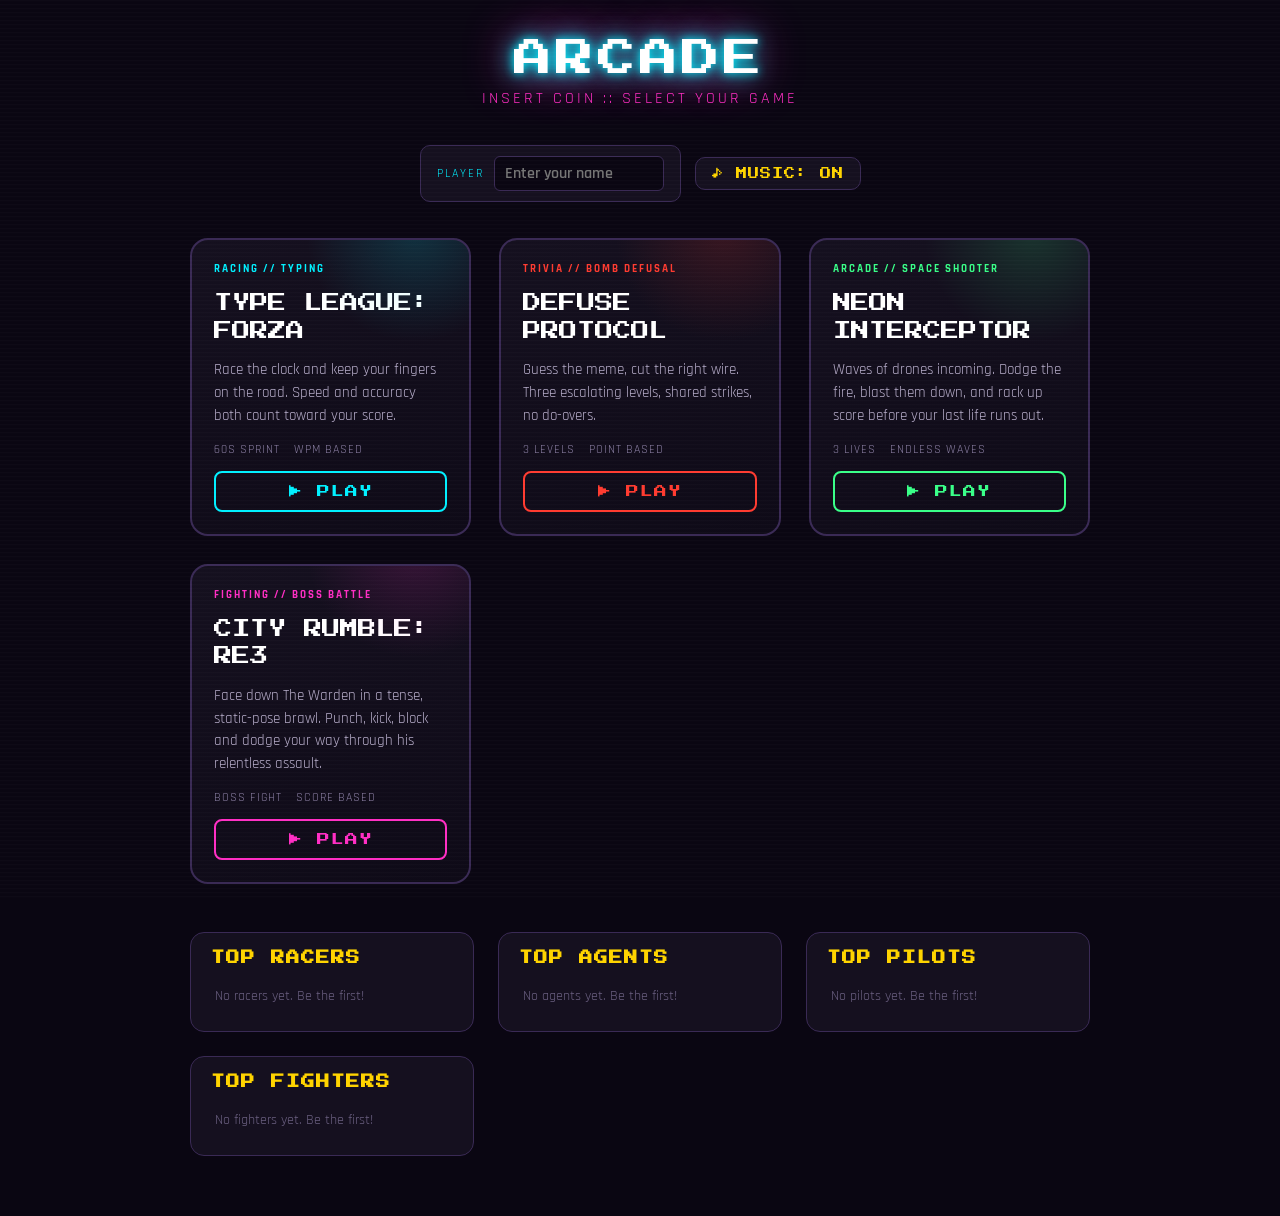
<file: index.html>
<!DOCTYPE html>
<html lang="en">
<head>
<meta charset="UTF-8">
<meta name="viewport" content="width=device-width, initial-scale=1.0">
<title>ARCADE // SELECT GAME</title>
<link rel="stylesheet" href="arcade.css">
</head>
<body>

<div class="arcade-wrap" id="home-screen">
  <div class="marquee">
    <div class="marquee-title">ARCADE</div>
    <div class="marquee-sub">Insert Coin :: Select Your Game</div>
  </div>

  <div class="control-row">
    <div class="nameplate">
      <label for="player-name-input">Player</label>
      <input type="text" id="player-name-input" maxlength="20" placeholder="Enter your name">
    </div>
    <div class="audio-toggle" id="audio-toggle">♪ MUSIC: ON</div>
  </div>

  <div class="cabinet-grid">
    <div class="cabinet cabinet-typing">
      <div class="cabinet-glow"></div>
      <div class="cabinet-tag">Racing // Typing</div>
      <div class="cabinet-title">TYPE LEAGUE: FORZA</div>
      <div class="cabinet-desc">Race the clock and keep your fingers on the road. Speed and accuracy both count toward your score.</div>
      <div class="cabinet-meta"><span>60s Sprint</span><span>WPM Based</span></div>
      <button class="play-btn" data-game="typing" data-src="typing-game.html">▶ PLAY</button>
    </div>

    <div class="cabinet cabinet-bomb">
      <div class="cabinet-glow"></div>
      <div class="cabinet-tag">Trivia // Bomb Defusal</div>
      <div class="cabinet-title">DEFUSE PROTOCOL</div>
      <div class="cabinet-desc">Guess the meme, cut the right wire. Three escalating levels, shared strikes, no do-overs.</div>
      <div class="cabinet-meta"><span>3 Levels</span><span>Point Based</span></div>
      <button class="play-btn" data-game="bomb" data-src="bomb-game.html">▶ PLAY</button>
    </div>

    <div class="cabinet cabinet-shooter">
      <div class="cabinet-glow"></div>
      <div class="cabinet-tag">Arcade // Space Shooter</div>
      <div class="cabinet-title">NEON INTERCEPTOR</div>
      <div class="cabinet-desc">Waves of drones incoming. Dodge the fire, blast them down, and rack up score before your last life runs out.</div>
      <div class="cabinet-meta"><span>3 Lives</span><span>Endless Waves</span></div>
      <button class="play-btn" data-game="shooter" data-src="space-shooter.html">▶ PLAY</button>
    </div>

    <div class="cabinet cabinet-re3">
      <div class="cabinet-glow"></div>
      <div class="cabinet-tag">Fighting // Boss Battle</div>
      <div class="cabinet-title">CITY RUMBLE: RE3</div>
      <div class="cabinet-desc">Face down The Warden in a tense, static-pose brawl. Punch, kick, block and dodge your way through his relentless assault.</div>
      <div class="cabinet-meta"><span>Boss Fight</span><span>Score Based</span></div>
      <button class="play-btn" data-game="re3" data-src="re3.html">▶ PLAY</button>
    </div>
  </div>

  <div class="leaderboards">
    <div class="lb-panel">
      <h3>TOP RACERS</h3>
      <div id="lb-typing"></div>
    </div>
    <div class="lb-panel">
      <h3>TOP AGENTS</h3>
      <div id="lb-bomb"></div>
    </div>
    <div class="lb-panel">
      <h3>TOP PILOTS</h3>
      <div id="lb-shooter"></div>
    </div>
    <div class="lb-panel">
      <h3>TOP FIGHTERS</h3>
      <div id="lb-re3"></div>
    </div>
  </div>
</div>

<div class="game-frame-overlay" id="game-frame-overlay">
  <button class="exit-arcade-btn" id="exit-arcade-btn">◄ ARCADE</button>
  <iframe id="game-frame" src="about:blank" title="game"></iframe>
</div>

<div class="toast" id="toast"></div>

<!--
  BACKGROUND MUSIC FILE
  ---------------------
  Put your music file inside an "assets" folder next to this HTML file, e.g.:

    /arcade
      ├── index.html
      ├── arcade.css
      ├── arcade.js
      └── assets/
            └── arcade-theme.mp3   <-- your music file goes here

  If your file has a different name or extension (.ogg, .wav, etc.),
  just update the src="" path below to match it.
  "loop" makes it repeat automatically. Volume/mute is controlled
  from arcade.js via the ♪ MUSIC: ON/OFF toggle above.
-->
<audio id="bg-music" src="arcade.mp3" loop preload="auto"></audio>

<!--
  PLAY-BUTTON LAUNCH SOUND
  ------------------------
  Plays once whenever any "▶ PLAY" cabinet button is clicked.
  Put the sound file in the same "assets" folder, e.g.:

    /arcade
      └── assets/
            ├── arcade-theme.mp3
            └── launch.mp3   <-- your click/launch sound goes here

  If your file has a different name or extension, update src="" below.
  No "loop" here since it should just play once per click.
-->
<audio id="launch-sfx" src="launch.mp3" preload="auto"></audio>

<script src="arcade.js"></script>
</body>
</html>
</file>
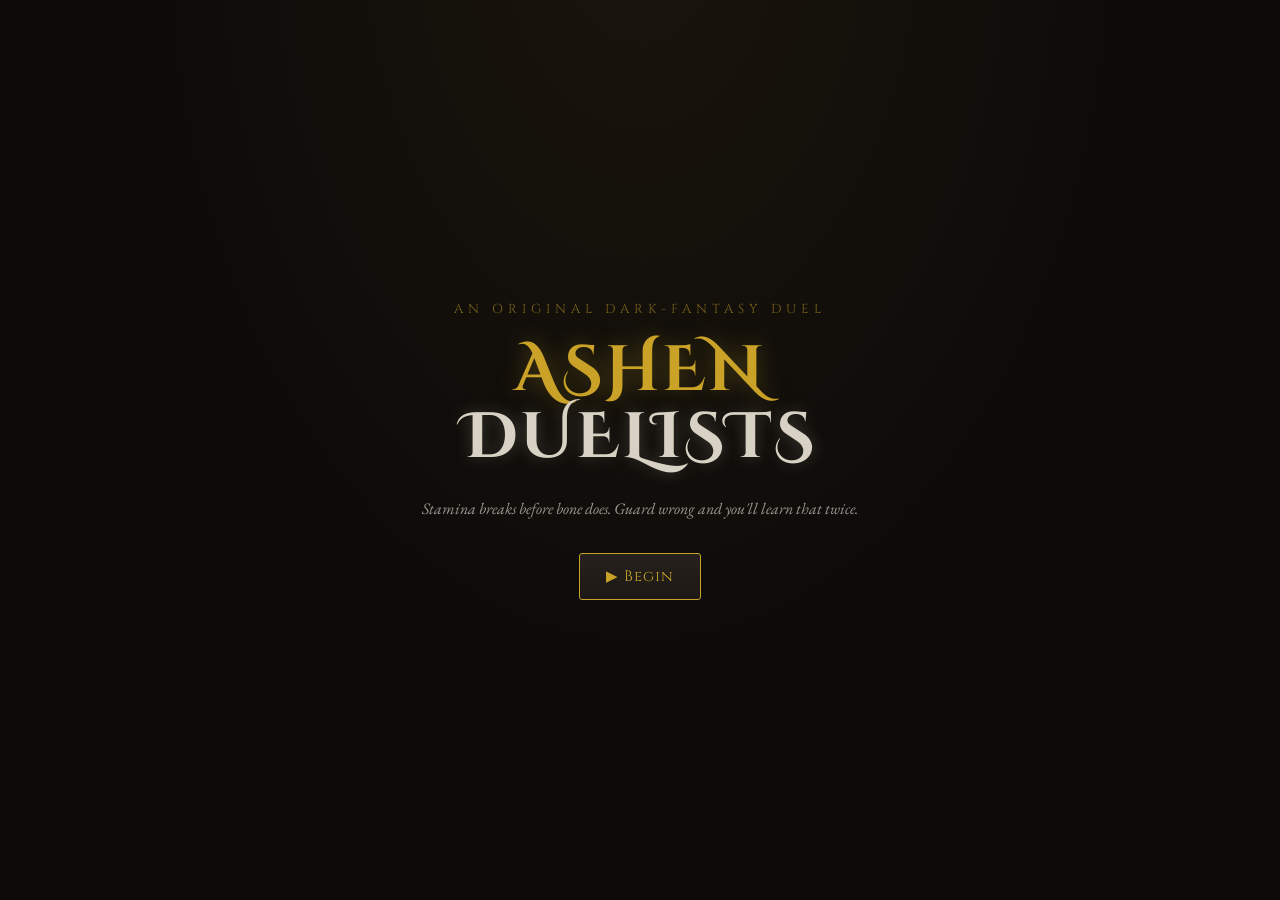
<file: fighting.html>
<!DOCTYPE html>
<html lang="en">
<head>
<meta charset="UTF-8">
<meta name="viewport" content="width=device-width, initial-scale=1.0">
<title>ASHEN DUELISTS</title>
<link rel="preconnect" href="https://fonts.googleapis.com">
<link href="https://fonts.googleapis.com/css2?family=Cinzel+Decorative:wght@700&family=Cinzel:wght@500;600&family=EB+Garamond:ital@0;1&display=swap" rel="stylesheet">
<link rel="stylesheet" href="fight.css">
</head>
<body>

<div class="game-wrap" id="game-wrap">

  <!-- ============ TITLE SCREEN ============ -->
  <section class="screen title-screen" id="title-screen">
    <p class="eyebrow">An original dark-fantasy duel</p>
    <h1 class="game-title">ASHEN<br><span>DUELISTS</span></h1>
    <p class="tagline">Stamina breaks before bone does. Guard wrong and you'll learn that twice.</p>
    <button class="sigil-btn primary" id="to-select-btn">▶ Begin</button>
  </section>

  <!-- ============ CHARACTER SELECT ============ -->
  <section class="screen select-screen" id="select-screen" style="display:none;">
    <h2 class="screen-title">Choose your fighter</h2>
    <div class="roster" id="roster"></div>
    <div class="select-footer">
      <div class="picked-line">
        <span>You:</span> <strong id="picked-name">—</strong>
      </div>
      <button class="sigil-btn primary" id="fight-btn" disabled>⚔ Enter the circle</button>
    </div>
  </section>

  <!-- ============ FIGHT SCREEN ============ -->
  <section class="screen fight-screen" id="fight-screen" style="display:none;">

    <div class="hud">
      <div class="fighter-hud" id="hud-p1">
        <div class="hud-name-row"><span class="hud-name" id="p1-name">—</span><span class="pips" id="p1-pips"></span></div>
        <div class="bar hp"><div class="fill" id="p1-hp-fill"></div></div>
        <div class="bar stam"><div class="fill" id="p1-stam-fill"></div></div>
      </div>

      <div class="hud-center">
        <div class="round-timer" id="round-timer">60</div>
        <div class="round-label">ROUND <span id="round-num">1</span></div>
      </div>

      <div class="fighter-hud right" id="hud-p2">
        <div class="hud-name-row"><span class="pips" id="p2-pips"></span><span class="hud-name" id="p2-name">—</span></div>
        <div class="bar hp"><div class="fill" id="p2-hp-fill"></div></div>
        <div class="bar stam"><div class="fill" id="p2-stam-fill"></div></div>
      </div>
    </div>

    <div class="stage" id="stage">
      <canvas id="arena-canvas" width="960" height="480"></canvas>
      <div class="floating-text-layer" id="floating-layer"></div>

      <div class="overlay round-banner" id="round-banner" style="display:none;">
        <h2 id="round-banner-text">ROUND 1</h2>
      </div>

      <div class="overlay match-overlay" id="match-overlay" style="display:none;">
        <h2 id="match-title">VICTORY</h2>
        <p id="match-sub">Sir Vhalos stands over the ashes.</p>
        <div class="match-actions">
          <button class="sigil-btn" id="rematch-btn">↻ Rematch</button>
          <button class="sigil-btn" id="change-fighter-btn">⇤ Change fighter</button>
        </div>
      </div>
    </div>

    <div class="controls-strip">
      <span><b>A/D</b> Move</span>
      <span><b>W</b> Jump</span>
      <span><b>J</b> Light</span>
      <span><b>K</b> Heavy</span>
      <span><b>L</b> Special</span>
      <span><b>Space</b> Block / Parry (tap)</span>
    </div>
  </section>

</div>

<script src="fight.js"></script>
</body>
</html>
</file>
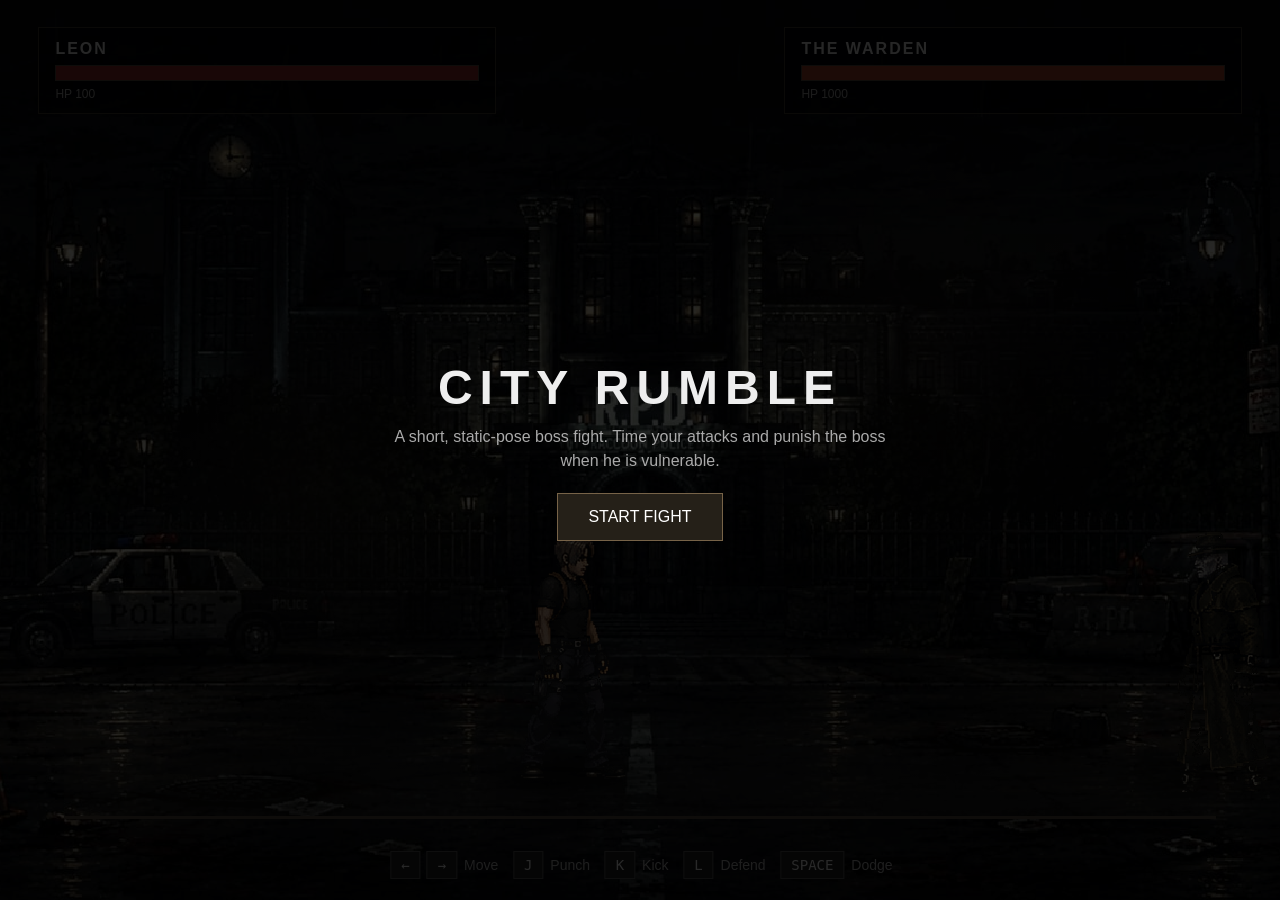
<file: re3.html>
<!DOCTYPE html>
<html lang="en">
<head>
<meta charset="UTF-8">
<meta name="viewport" content="width=device-width,initial-scale=1.0">
<title>CITY RUMBLE</title>
<link rel="stylesheet" href="re3.css">
</head>
<body>
<div id="game">
  <div id="fog"></div>
  <div id="world">
    <div id="arena"></div>
 
    <div id="leon" class="character">
      <img id="leonImg" src="leon_idle.png">
    </div>
    <div id="mrx" class="character">
      <img id="mrxImg" src="mrx_idle.png">
    </div>
  </div>
 
  <div id="hud">
    <div class="panel">
      <div class="name">LEON</div>
      <div class="bar"><div id="playerHp" class="fill"></div></div>
      <div class="stats">HP <span id="pHpText">100</span></div>
    </div>
    <div class="panel">
      <div class="name">THE WARDEN</div>
      <div class="bar"><div id="bossHp" class="fill"></div></div>
      <div class="stats">HP <span id="bHpText">1000</span></div>
    </div>
  </div>
 
<div id="message"></div>
  <div id="controls">
    <kbd>←</kbd><kbd>→</kbd> Move &nbsp;
    <kbd>J</kbd> Punch &nbsp;
    <kbd>K</kbd> Kick &nbsp;
    <kbd>L</kbd> Defend &nbsp;
    <kbd>SPACE</kbd> Dodge
  </div>
 
  <div id="start">
    <h1>CITY RUMBLE</h1>
    <div class="small">A short, static-pose boss fight. Time your attacks and punish the boss when he is vulnerable.</div>
    <button onclick="startGame()">START FIGHT</button>
  </div>
 
  <div id="end" class="hidden">
    <h1 id="endTitle">BOSS DEFEATED</h1>
    <div class="small" id="endText"></div>
    <button onclick="location.reload()">FIGHT AGAIN</button>
  </div>
</div>
 
<script src="re3.js"></script>
</body>
</html>
</file>
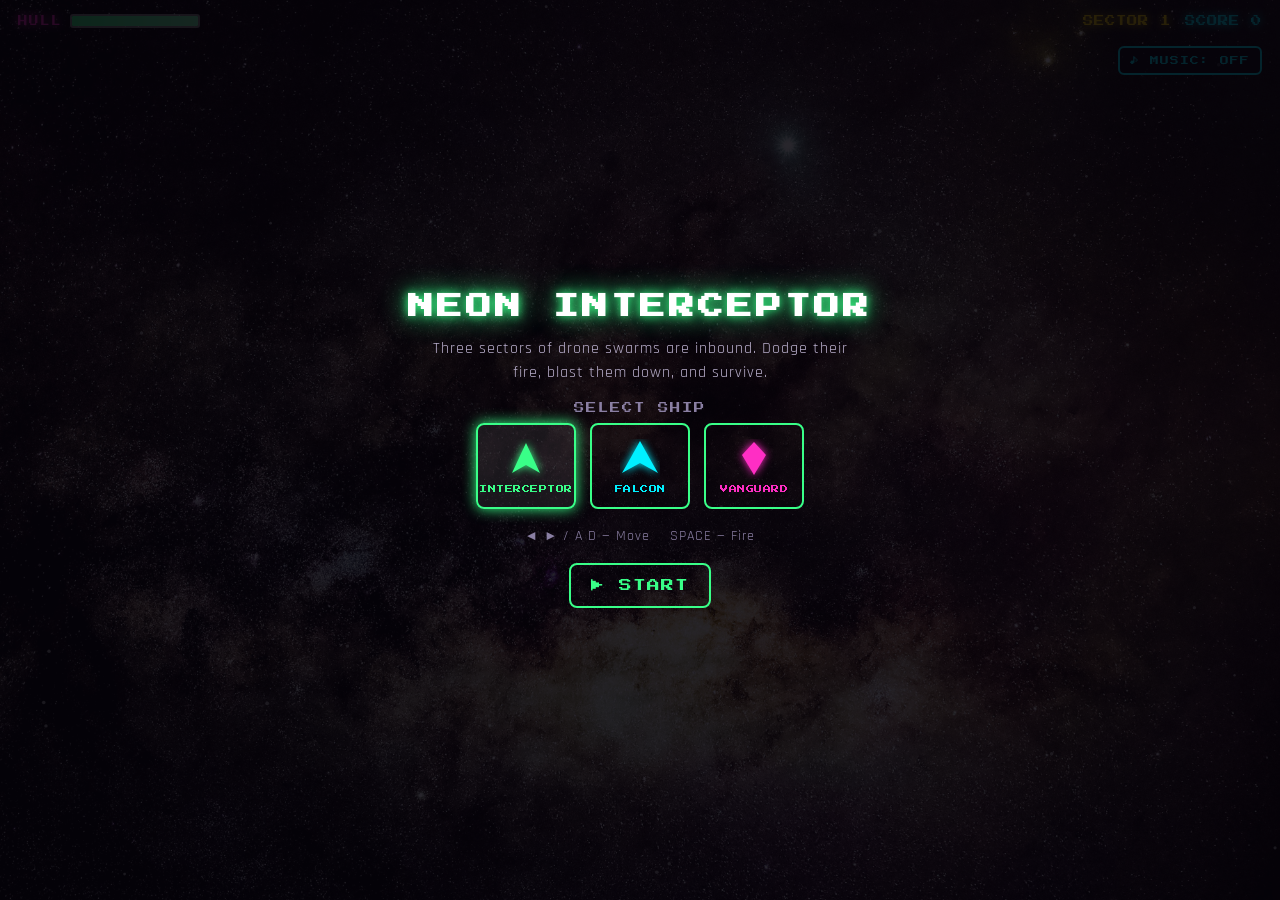
<file: space-shooter.html>
<!DOCTYPE html>
<html lang="en">
<head>
<meta charset="UTF-8">
<meta name="viewport" content="width=device-width, initial-scale=1.0">
<title>NEON INTERCEPTOR</title>
<link rel="preconnect" href="https://fonts.googleapis.com">
<link href="https://fonts.googleapis.com/css2?family=Press+Start+2P&family=Rajdhani:wght@400;500;600;700&display=swap" rel="stylesheet">
<link rel="stylesheet" href="space.css">
</head>
<body>

<div class="shooter-wrap">

  <div class="hud">
    <div class="hud-left">
      <div class="health-wrap">
        <span class="health-label">HULL</span>
        <div class="health-bar"><div class="health-fill" id="health-fill"></div></div>
      </div>
    </div>
    <div class="hud-right">
      <span class="level" id="hud-level">SECTOR 1</span>
      <span class="score" id="hud-score">SCORE 0</span>
    </div>
  </div>

  <button class="music-toggle" id="music-toggle" title="Toggle music">♪ MUSIC: OFF</button>

  <div class="damage-flash" id="damage-flash"></div>

  <canvas id="game-canvas"></canvas>

  <!-- PIXEL BATTLESHIP - follows the player's canvas position via JS,
       tinted per ship selection with a CSS hue-rotate filter. -->
  <div class="player-mount" id="player-mount">
    <div class="ship-inner">
      <div class="hull"></div>
      <div class="cockpit"></div>

      <div class="wing-left"></div>
      <div class="wing-right"></div>

      <div class="wing-line line1"></div>
      <div class="wing-line line2"></div>

      <div class="gun gun-left"></div>
      <div class="gun gun-right"></div>

      <div class="panel panel-left"></div>
      <div class="panel panel-right"></div>

      <div class="engine engine-left"></div>
      <div class="engine engine-right"></div>

      <div class="main-engine"></div>
      <div class="flame"></div>

      <div class="light light1"></div>
      <div class="light light2"></div>

      <div class="red-light red1"></div>
      <div class="red-light red2"></div>

      <div class="antenna"></div>
    </div>
  </div>

  <!-- START SCREEN -->
  <div class="overlay" id="start-overlay">
    <h1>NEON INTERCEPTOR</h1>
    <div class="sub">Three sectors of drone swarms are inbound. Dodge their fire, blast them down, and survive.</div>

    <div class="picker">
      <div class="picker-label">SELECT SHIP</div>
      <div class="ship-options" id="ship-options">
        <button class="ship-opt selected" data-ship="0" type="button">
          <svg viewBox="0 0 40 40"><polygon points="20,4 34,34 20,26 6,34"></polygon></svg>
          <span>INTERCEPTOR</span>
        </button>
        <button class="ship-opt" data-ship="1" type="button">
          <svg viewBox="0 0 40 40"><polygon points="20,2 30,20 38,34 20,24 2,34 10,20"></polygon></svg>
          <span>FALCON</span>
        </button>
        <button class="ship-opt" data-ship="2" type="button">
          <svg viewBox="0 0 40 40"><polygon points="20,3 32,16 20,36 8,16"></polygon></svg>
          <span>VANGUARD</span>
        </button>
      </div>
    </div>

    <div class="controls-hint">
      <span>◄ ► / A D — Move</span>
      <span>SPACE — Fire</span>
    </div>
    <button id="start-btn">▶ START</button>
  </div>

  <!-- LEVEL TRANSITION -->
  <div class="overlay level-overlay" id="level-overlay" style="display:none;">
    <h1 id="level-overlay-title">SECTOR 2</h1>
    <div class="sub" id="level-overlay-sub">Enemy resistance is intensifying...</div>
  </div>

  <!-- DEATH / GAME OVER -->
  <div class="overlay gameover-overlay" id="gameover-overlay" style="display:none;">
    <h1 class="you-died" id="you-died-title">YOU DIED</h1>
    <div class="final-block" id="final-block">
      <div class="big-score" id="final-score">SCORE 0</div>
      <div class="final-level" id="final-level">REACHED SECTOR 1</div>
      <button id="restart-btn">↻ RESTART</button>
    </div>
  </div>

  <div class="touch-controls" id="touch-controls">
    <div class="move-pair">
      <div class="touch-btn" id="touch-left">◄</div>
      <div class="touch-btn" id="touch-right">►</div>
    </div>
    <div class="touch-btn touch-fire" id="touch-fire">●</div>
  </div>

</div>
<audio id="bg-music" src="space-theme.mp3" loop preload="auto"></audio>

<script src="space.js"></script>
</body>
</html>
</file>
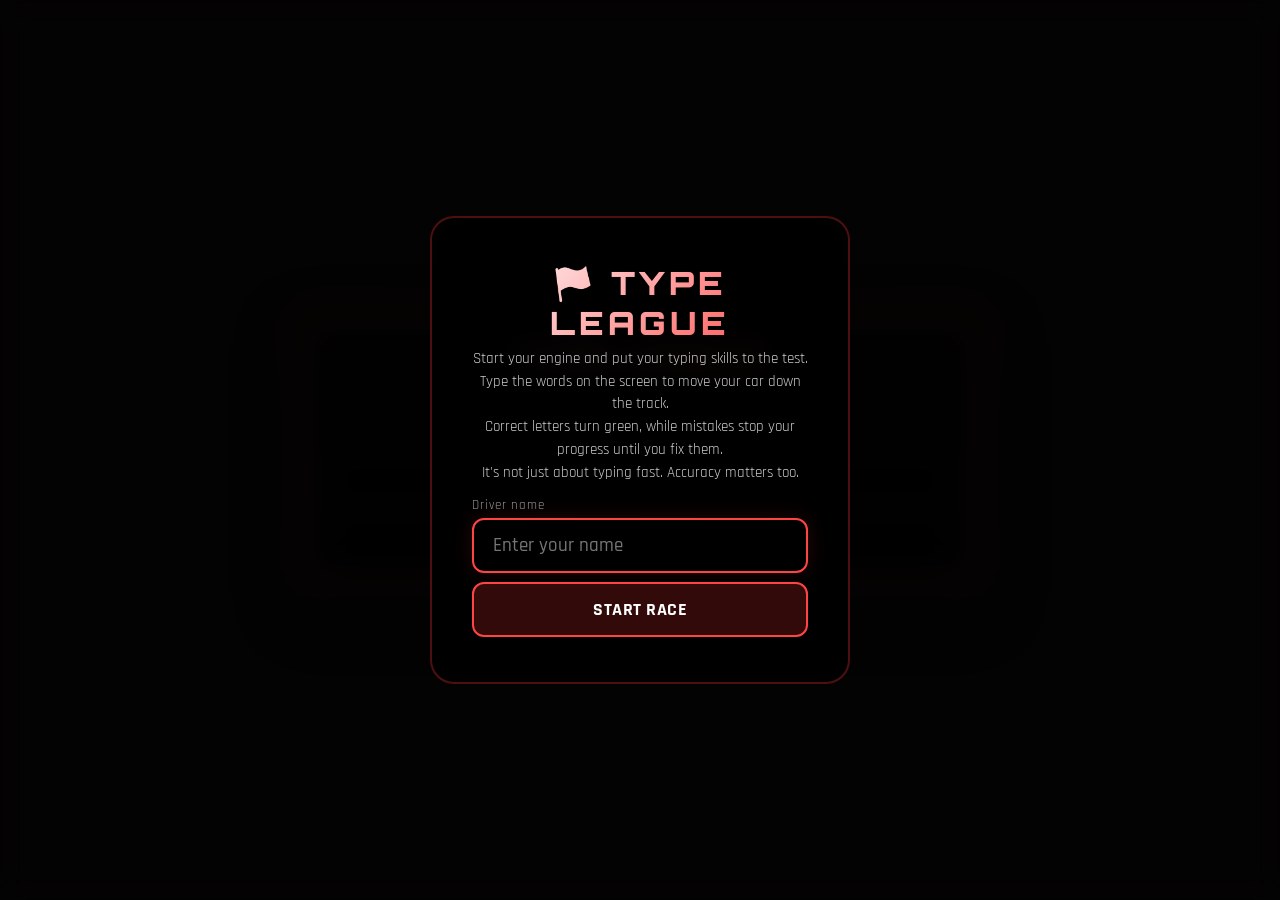
<file: typing-game.html>
<!DOCTYPE html>
<html lang="en">
<head>
    <meta charset="UTF-8">
    <meta name="viewport" content="width=device-width, initial-scale=1.0, maximum-scale=1.0, user-scalable=yes">
    <title>TYPE LEAGUE · FORZA</title>
    <link rel="stylesheet" href="typing-game.css">
</head>
<body>

    <!-- NOTE: place startscreen.mp4, maingame.mp4 and audio.mp4 in the same folder as this HTML file -->
    <video class="video-bg" id="bgVideo" autoplay muted playsinline loop>
        <source src="startscreen.mp4" type="video/mp4">
    </video>

    <audio id="raceAudio" preload="auto" loop style="opacity:0; position:absolute; pointer-events:none; width:0; height:0;">
        <source src="audio.mp4" type="audio/mp4">
    </audio>

    <div class="race-ended-overlay" id="raceEndedOverlay">
        <div class="race-ended-content">
            <div class="race-ended-text">RACE ENDED</div>
            <div class="race-ended-sub">🏁 Check your results below 🏁</div>
        </div>
    </div>

    <div class="name-modal" id="nameModal">
        <div class="modal-box">
            <h2> 🏁 TYPE LEAGUE</h2>
            <div class="sub-text">
                Start your engine and put your typing skills to the test.<br>
                Type the words on the screen to move your car down the track.<br>
                Correct letters turn green, while mistakes stop your progress until you fix them.<br>
                It's not just about typing fast. Accuracy matters too.
            </div>
            <label for="playerNameInput">Driver name</label>
            <input type="text" id="playerNameInput" placeholder="Enter your name" maxlength="20" autofocus aria-label="Enter your name">
            <button class="btn btn-primary" id="startGameBtn">START RACE</button>
        </div>
    </div>

    <div class="game-container" id="gameContainer">
        <div class="race-panel" id="racePanel">
            <div id="countdownDisplay" class="countdown" style="display:none;">3</div>
            <div id="raceUI">
                <div class="game-title">TYPE LEAGUE</div>
                <div class="typing-text" id="typingDisplay"></div>
                <input type="text" id="type-input" autofocus autocomplete="off" autocorrect="off" autocapitalize="off" spellcheck="false" disabled aria-label="Type the text shown above">
                <div class="race-stats">
                    <span>ACCURACY <span id="accuracyDisplay">100%</span></span>
                    <span>TIME <span id="timerDisplay">1:00</span></span>
                </div>
            </div>
            <div class="end-screen" id="endScreen">
                <h2>🏁 RACE FINISHED</h2>
                <div class="end-stats-grid">
                    <div><span>WPM</span> <span id="finalWpm">0</span></div>
                    <div><span>ACCURACY</span> <span id="finalAcc">0%</span></div>
                    <div><span>WORDS TYPED</span> <span id="finalWords">0</span></div>
                    <div><span>RANK</span> <span id="finalRank">—</span></div>
                </div>
                <div class="btn-group">
                    <button class="btn btn-primary" id="playAgainBtn">PLAY AGAIN</button>
                    <button class="btn" id="leaderboardToggleBtn">🏆 LEADERBOARD</button>
                </div>
                <div class="leaderboard-section" id="leaderboardSection"></div>
            </div>
        </div>
    </div>

    <script src="typing-game.js"></script>
</body>
</html>
</file>
<file: arcade.css>
@import url('https://fonts.googleapis.com/css2?family=Press+Start+2P&family=Rajdhani:wght@400;500;600;700&display=swap');

*{ box-sizing: border-box; }

:root{
  --neon-cyan: #00f0ff;
  --neon-pink: #ff2ec4;
  --neon-yellow: #ffd400;
  --neon-green: #39ff88;
  --bg: #0a0612;
  --panel: #15101f;
  --panel-edge: #3a2a55;
  --text: #eee;
}

html, body{
  margin: 0;
  padding: 0;
  min-height: 100%;
  background: var(--bg);
  color: var(--text);
  font-family: 'Rajdhani', sans-serif;
  overflow-x: hidden;
}

/* CRT scanline overlay */
body::before{
  content: "";
  position: fixed;
  inset: 0;
  pointer-events: none;
  background: repeating-linear-gradient(
    to bottom,
    rgba(255,255,255,0.02) 0px,
    rgba(255,255,255,0.02) 1px,
    transparent 2px,
    transparent 4px
  );
  z-index: 999;
}

.arcade-wrap{
  min-height: 100vh;
  display: flex;
  flex-direction: column;
  align-items: center;
  padding: 40px 20px 60px;
}

/* marquee */
.marquee{
  text-align: center;
  margin-bottom: 36px;
}

.marquee-title{
  font-family: 'Press Start 2P', monospace;
  font-size: 2.4rem;
  letter-spacing: 4px;
  color: #fff;
  text-shadow:
    0 0 10px var(--neon-cyan),
    0 0 24px var(--neon-cyan),
    0 0 48px var(--neon-pink);
  animation: flicker 4s infinite;
}

.marquee-sub{
  margin-top: 10px;
  font-size: 1rem;
  letter-spacing: 3px;
  color: var(--neon-pink);
  text-transform: uppercase;
}

@keyframes flicker{
  0%, 92%, 100% { opacity: 1; }
  93% { opacity: 0.7; }
  95% { opacity: 1; }
  96% { opacity: 0.6; }
  97% { opacity: 1; }
}

/* player nameplate + audio controls row */
.control-row{
  display: flex;
  align-items: center;
  gap: 14px;
  flex-wrap: wrap;
  justify-content: center;
  margin-bottom: 36px;
}

.nameplate{
  display: flex;
  align-items: center;
  gap: 10px;
  background: var(--panel);
  border: 1px solid var(--panel-edge);
  border-radius: 10px;
  padding: 10px 16px;
}

.nameplate label{
  font-size: 0.75rem;
  letter-spacing: 2px;
  color: var(--neon-cyan);
  text-transform: uppercase;
  white-space: nowrap;
}

.nameplate input{
  background: #0a0612;
  border: 1px solid var(--panel-edge);
  border-radius: 6px;
  color: #fff;
  padding: 6px 10px;
  font-family: 'Rajdhani', sans-serif;
  font-size: 1rem;
  font-weight: 600;
  outline: none;
  width: 170px;
}
.nameplate input:focus{
  border-color: var(--neon-cyan);
  box-shadow: 0 0 12px rgba(0,240,255,0.3);
}

/* music / sound toggle button */
.audio-toggle{
  display: flex;
  align-items: center;
  gap: 8px;
  background: var(--panel);
  border: 1px solid var(--panel-edge);
  border-radius: 10px;
  padding: 10px 16px;
  cursor: pointer;
  font-family: 'Press Start 2P', monospace;
  font-size: 0.7rem;
  letter-spacing: 1px;
  color: var(--neon-yellow);
  transition: 0.15s ease;
  user-select: none;
}
.audio-toggle:hover{
  border-color: var(--neon-yellow);
  box-shadow: 0 0 12px rgba(255,212,0,0.25);
}
.audio-toggle.muted{
  color: #6a5f80;
}

/* cabinet grid */
.cabinet-grid{
  display: grid;
  grid-template-columns: repeat(auto-fit, minmax(280px, 1fr));
  gap: 28px;
  width: 100%;
  max-width: 900px;
  margin-bottom: 48px;
}

.cabinet{
  background: linear-gradient(160deg, var(--panel), #0e0a17);
  border: 2px solid var(--panel-edge);
  border-radius: 18px;
  padding: 22px;
  display: flex;
  flex-direction: column;
  gap: 14px;
  position: relative;
  overflow: hidden;
  transition: transform 0.15s ease, border-color 0.15s ease, box-shadow 0.15s ease;
}

.cabinet.cabinet-typing{ --accent: var(--neon-cyan); }
.cabinet.cabinet-bomb{ --accent: #ff3b30; }
.cabinet.cabinet-shooter{ --accent: var(--neon-green); }
.cabinet.cabinet-re3{ --accent: var(--neon-pink); }

.cabinet:hover{
  transform: translateY(-4px);
  border-color: var(--accent);
  box-shadow: 0 10px 30px rgba(0,0,0,0.5), 0 0 24px color-mix(in srgb, var(--accent) 40%, transparent);
}

.cabinet-glow{
  position: absolute;
  top: -40%;
  right: -20%;
  width: 220px;
  height: 220px;
  background: radial-gradient(circle, var(--accent) 0%, transparent 70%);
  opacity: 0.15;
  pointer-events: none;
}

.cabinet-tag{
  font-size: 0.7rem;
  letter-spacing: 2px;
  color: var(--accent);
  text-transform: uppercase;
  font-weight: 700;
}

.cabinet-title{
  font-family: 'Press Start 2P', monospace;
  font-size: 1.15rem;
  color: #fff;
  line-height: 1.5;
}

.cabinet-desc{
  font-size: 0.95rem;
  color: #b8aecb;
  line-height: 1.5;
  flex: 1;
}

.cabinet-meta{
  display: flex;
  gap: 14px;
  font-size: 0.75rem;
  color: #8a7fa3;
  letter-spacing: 1px;
  text-transform: uppercase;
}

.play-btn{
  font-family: 'Press Start 2P', monospace;
  font-size: 0.8rem;
  letter-spacing: 1px;
  background: transparent;
  border: 2px solid var(--accent);
  color: var(--accent);
  padding: 12px 16px;
  border-radius: 8px;
  cursor: pointer;
  transition: 0.15s ease;
}
.play-btn:hover{
  background: var(--accent);
  color: #0a0612;
}

/* leaderboards */
.leaderboards{
  width: 100%;
  max-width: 900px;
  display: grid;
  grid-template-columns: repeat(auto-fit, minmax(280px, 1fr));
  gap: 24px;
}

.lb-panel{
  background: var(--panel);
  border: 1px solid var(--panel-edge);
  border-radius: 14px;
  padding: 18px 20px;
}

.lb-panel h3{
  font-family: 'Press Start 2P', monospace;
  font-size: 0.85rem;
  letter-spacing: 1px;
  margin: 0 0 14px;
  color: var(--neon-yellow);
}

.lb-row{
  display: flex;
  justify-content: space-between;
  padding: 7px 4px;
  border-bottom: 1px solid rgba(255,255,255,0.06);
  font-size: 0.95rem;
}
.lb-row:last-child{ border-bottom: none; }
.lb-rank{ color: var(--neon-pink); font-weight: 700; width: 30px; }
.lb-name{ flex: 1; color: #fff; }
.lb-score{ color: var(--neon-cyan); font-weight: 700; }

.lb-empty{
  color: #6a5f80;
  font-size: 0.85rem;
  padding: 8px 4px;
}

/* fullscreen game frame overlay */
.game-frame-overlay{
  position: fixed;
  inset: 0;
  background: #000;
  z-index: 500;
  display: none;
}
.game-frame-overlay.show{ display: block; }

.game-frame-overlay iframe{
  width: 100%;
  height: 100%;
  border: none;
  display: block;
}

.exit-arcade-btn{
  position: fixed;
  top: 14px;
  left: 14px;
  z-index: 510;
  font-family: 'Press Start 2P', monospace;
  font-size: 0.65rem;
  letter-spacing: 1px;
  background: rgba(10,6,18,0.85);
  border: 2px solid var(--neon-cyan);
  color: var(--neon-cyan);
  padding: 10px 14px;
  border-radius: 8px;
  cursor: pointer;
  backdrop-filter: blur(4px);
}
.exit-arcade-btn:hover{
  background: var(--neon-cyan);
  color: #0a0612;
}

/* toast */
.toast{
  position: fixed;
  bottom: 24px;
  left: 50%;
  transform: translateX(-50%) translateY(20px);
  background: var(--panel);
  border: 1px solid var(--neon-yellow);
  color: var(--neon-yellow);
  padding: 12px 20px;
  border-radius: 10px;
  font-size: 0.9rem;
  font-weight: 600;
  letter-spacing: 1px;
  opacity: 0;
  transition: 0.25s ease;
  pointer-events: none;
  z-index: 600;
}
.toast.show{
  opacity: 1;
  transform: translateX(-50%) translateY(0);
}

@media (max-width: 560px){
  .marquee-title{ font-size: 1.5rem; }
  .cabinet-title{ font-size: 0.95rem; }
}
</file>
<file: fight.css>
:root{
  --void:#0d0b0a;
  --ash:#1c1815;
  --ash-light:#26211c;
  --parchment:#d8d2c4;
  --rune-gold:#c9a227;
  --rune-gold-dim:#7a611a;
  --ember:#8a2418;
  --ember-bright:#c1402c;
  --rot:#4a6b4f;
  --frost:#5b7d8c;
}

*{ box-sizing:border-box; }

body{
  margin:0;
  min-height:100vh;
  display:flex;
  align-items:center;
  justify-content:center;
  background:
    radial-gradient(ellipse at 50% -10%, rgba(201,162,39,0.07), transparent 55%),
    var(--void);
  color:var(--parchment);
  font-family:'EB Garamond', serif;
  padding:18px;
}

.game-wrap{
  width:min(980px, 98vw);
  position:relative;
}

.screen{ display:flex; flex-direction:column; align-items:center; text-align:center; }

/* ===== title ===== */
.title-screen{ padding:80px 20px; gap:14px; }
.eyebrow{
  font-family:'Cinzel', serif; font-size:13px; letter-spacing:5px;
  color:var(--rune-gold-dim); text-transform:uppercase; margin:0;
}
.game-title{
  font-family:'Cinzel Decorative', serif;
  font-size:clamp(36px,7vw,64px);
  line-height:1.05;
  letter-spacing:3px;
  color:var(--rune-gold);
  text-shadow:0 0 22px rgba(201,162,39,0.35);
  margin:6px 0;
}
.game-title span{ color:var(--parchment); text-shadow:0 0 16px rgba(216,210,196,0.25); }
.tagline{ font-style:italic; color:rgba(216,210,196,0.7); max-width:460px; margin:6px 0 20px; }

/* ===== sigil buttons ===== */
.sigil-btn{
  font-family:'Cinzel', serif;
  font-size:15px; letter-spacing:1px;
  color:var(--parchment);
  background:var(--ash);
  border:1px solid var(--rune-gold-dim);
  border-radius:3px;
  padding:12px 26px;
  cursor:pointer;
  transition: border-color .15s, background .15s, transform .08s;
}
.sigil-btn:hover:not(:disabled){ border-color:var(--rune-gold); background:var(--ash-light); }
.sigil-btn:active:not(:disabled){ transform:translateY(2px); }
.sigil-btn:disabled{ opacity:0.4; cursor:not-allowed; }
.sigil-btn.primary{ background:linear-gradient(180deg, var(--ash-light), var(--ash)); color:var(--rune-gold); border-color:var(--rune-gold); }

/* ===== character select ===== */
.select-screen{ padding:24px 10px 10px; width:100%; }
.screen-title{ font-family:'Cinzel', serif; font-size:20px; letter-spacing:2px; color:var(--rune-gold); margin:0 0 20px; }

.roster{
  display:grid;
  grid-template-columns:repeat(4,1fr);
  gap:14px;
  width:100%;
  max-width:940px;
}
.fighter-card{
  background:linear-gradient(180deg, var(--ash), var(--void));
  border:1px solid var(--rune-gold-dim);
  border-radius:4px;
  padding:14px 12px 16px;
  cursor:pointer;
  position:relative;
  transition: border-color .15s, transform .1s;
}
.fighter-card:hover{ border-color:var(--rune-gold); transform:translateY(-2px); }
.fighter-card.selected{ border-color:var(--rune-gold); box-shadow:0 0 0 1px var(--rune-gold), 0 0 18px rgba(201,162,39,0.25); }
.fighter-card::before{ content:''; position:absolute; inset:5px; border:1px solid rgba(201,162,39,0.2); pointer-events:none; }

.sigil{ width:64px; height:64px; margin:4px auto 12px; border-radius:50%; display:flex; align-items:center; justify-content:center; overflow:hidden; border:2px solid var(--rune-gold-dim); background:radial-gradient(circle, rgba(201,162,39,0.08), transparent 70%); }
.sigil svg.pixel-avatar{ width:46px; height:46px; image-rendering:pixelated; image-rendering:crisp-edges; filter:drop-shadow(0 1px 1px rgba(0,0,0,0.5)); }

.cname{ font-family:'Cinzel', serif; font-size:16px; font-weight:600; margin:0 0 2px; }
.cclass{ font-family:'Cinzel', serif; font-size:10px; letter-spacing:2px; text-transform:uppercase; margin:0 0 8px; }
.cflavor{ font-size:13px; font-style:italic; color:rgba(216,210,196,0.72); line-height:1.4; margin:0 0 10px; min-height:52px; }

.stat-label{ font-size:10px; letter-spacing:1px; color:rgba(216,210,196,0.55); display:flex; justify-content:space-between; margin-top:6px; }
.stat-bar-mini{ height:4px; background:rgba(255,255,255,0.08); border-radius:2px; overflow:hidden; margin-top:2px; }
.stat-bar-mini .f{ height:100%; }

.knight .cclass, .knight .stat-bar-mini .f{ color:var(--rune-gold); background:var(--rune-gold); }
.wraith .cclass, .wraith .stat-bar-mini .f{ color:var(--frost); background:var(--frost); }
.sorceress .cclass, .sorceress .stat-bar-mini .f{ color:var(--rot); background:var(--rot); }
.golem .cclass, .golem .stat-bar-mini .f{ color:var(--ember); background:var(--ember); }

.select-footer{ margin-top:22px; display:flex; align-items:center; gap:20px; }
.picked-line{ font-family:'Cinzel', serif; font-size:14px; letter-spacing:1px; }
.picked-line strong{ color:var(--rune-gold); }

/* ===== fight screen / HUD ===== */
.fight-screen{ width:100%; align-items:stretch; }
.hud{ display:flex; align-items:flex-start; gap:14px; margin-bottom:10px; }
.fighter-hud{ flex:1; }
.fighter-hud.right .hud-name-row{ flex-direction:row-reverse; }
.hud-name-row{ display:flex; justify-content:space-between; align-items:center; margin-bottom:4px; }
.hud-name{ font-family:'Cinzel', serif; font-size:14px; letter-spacing:1px; color:var(--parchment); }
.pips{ display:flex; gap:4px; }
.pips span{ width:9px; height:9px; border-radius:50%; background:rgba(255,255,255,0.1); border:1px solid var(--rune-gold-dim); display:inline-block; }
.pips span.won{ background:var(--rune-gold); }

.bar{ height:12px; border-radius:2px; background:rgba(255,255,255,0.08); overflow:hidden; margin-bottom:5px; border:1px solid rgba(201,162,39,0.15); }
.bar .fill{ height:100%; transition: width .15s linear; }
.bar.hp .fill{ background:linear-gradient(90deg, var(--ember), var(--ember-bright)); width:100%; }
.bar.stam .fill{ height:60%; background:linear-gradient(90deg, var(--rune-gold-dim), var(--rune-gold)); width:100%; }
.fighter-hud.right .bar .fill{ float:right; }

.hud-center{ text-align:center; padding-top:2px; min-width:80px; }
.round-timer{ font-family:'Cinzel Decorative', serif; font-size:26px; color:var(--rune-gold); }
.round-label{ font-family:'Cinzel', serif; font-size:11px; letter-spacing:2px; color:rgba(216,210,196,0.6); }

.stage{
  position:relative;
  width:100%;
  aspect-ratio: 960/480;
  border-radius:4px;
  overflow:hidden;
  border:1px solid var(--rune-gold-dim);
  box-shadow: inset 0 0 40px rgba(0,0,0,0.7);
}
#arena-canvas{ display:block; width:100%; height:100%; }

.floating-text-layer{ position:absolute; inset:0; pointer-events:none; overflow:hidden; z-index:6; }
.floater{
  position:absolute;
  font-family:'Cinzel', serif;
  font-weight:600;
  font-size:16px;
  transform:translate(-50%,-50%);
  animation: floatUp .8s ease-out forwards;
  white-space:nowrap;
}
.floater.parry{ color:var(--frost); font-size:20px; }
.floater.guardbreak{ color:var(--ember-bright); font-size:19px; }
.floater.dmg{ color:var(--parchment); }
.floater.combo{ color:var(--rune-gold); }
@keyframes floatUp{
  0%{ opacity:1; transform:translate(-50%,-50%) translateY(0) scale(1); }
  100%{ opacity:0; transform:translate(-50%,-50%) translateY(-46px) scale(1.15); }
}

.overlay{
  position:absolute; inset:0;
  display:flex; flex-direction:column; align-items:center; justify-content:center;
  gap:14px;
  background: radial-gradient(ellipse at center, rgba(13,11,10,0.75) 0%, rgba(13,11,10,0.95) 78%);
  text-align:center;
  z-index:10;
  padding:20px;
}
.overlay h2{
  font-family:'Cinzel Decorative', serif;
  font-size:clamp(26px,5vw,40px);
  color:var(--rune-gold);
  text-shadow:0 0 16px rgba(201,162,39,0.4);
  margin:0;
}
.round-banner h2{ animation: bannerPulse 1.4s ease-out; }
@keyframes bannerPulse{ 0%{ opacity:0; transform:scale(0.85);} 20%{ opacity:1; transform:scale(1.05);} 30%{ transform:scale(1);} 80%{ opacity:1;} 100%{ opacity:0; } }

#match-sub{ font-style:italic; color:rgba(216,210,196,0.75); max-width:420px; }
.match-actions{ display:flex; gap:14px; margin-top:8px; }

.controls-strip{
  display:flex; flex-wrap:wrap; justify-content:center; gap:16px;
  margin-top:10px; padding:8px;
  font-size:12px; letter-spacing:0.5px; color:rgba(216,210,196,0.55);
}
.controls-strip b{ color:var(--rune-gold-dim); }

@media (max-width:720px){
  .roster{ grid-template-columns:repeat(2,1fr); }
  .hud{ flex-direction:column; }
  .hud-center{ order:-1; }
}
</file>
<file: re3.css>
*{box-sizing:border-box}
body{
  margin:0;background:#090909;color:#eee;font-family:Arial,sans-serif;
  overflow:hidden;user-select:none
}
#game{
  width:100vw;height:100vh;position:relative;overflow:hidden;
  background:
    radial-gradient(circle at 50% 40%,#242018 0,#100f0d 42%,#050505 100%);
}
#fog{position:absolute;inset:0;pointer-events:none;
  background:linear-gradient(to bottom,rgba(255,255,255,.02),transparent 35%,rgba(0,0,0,.55));
}
#world{
  position:absolute;left:0;top:0;width:100%;height:100%;
  background-color:#0a0908;
  background-image:
    radial-gradient(circle at 25% 55%,rgba(76,63,44,.22),transparent 20%),
    radial-gradient(circle at 72% 38%,rgba(90,65,45,.16),transparent 22%),
    url('rpd_bg.png');
  background-repeat:no-repeat,no-repeat,no-repeat;
  background-position:left,left,center bottom;
  background-size:auto,auto,cover;
  image-rendering:pixelated;
}
#arena{position:absolute;left:5%;right:5%;bottom:9%;height:12%;
  border-bottom:3px solid #574c3c;
  background:linear-gradient(to top,rgba(80,70,55,.16),transparent);
}
.character{
  position:absolute;bottom:12%;height:52%;width:24%;
  display:flex;align-items:flex-end;justify-content:center;
  transition:left .08s linear;
}
.character::before{
  content:'';
  position:absolute;
  left:50%;bottom:-2%;
  transform:translateX(-50%);
  width:58%;height:11%;
  background:radial-gradient(ellipse at center,rgba(0,0,0,.65) 0%,rgba(0,0,0,.35) 45%,transparent 78%);
  filter:blur(2px);
  pointer-events:none;
}
#leon{left:420px}
#mrx{left:1050px}
.character img{max-height:100%;max-width:100%;image-rendering:pixelated;object-fit:contain}
#leon img{transform:scaleX(1)}
#mrx img{transform:scaleX(-1)}
.hidden{display:none!important}

#hud{position:absolute;left:3%;right:3%;top:3%;display:flex;justify-content:space-between;gap:30px}
.panel{width:38%;background:rgba(0,0,0,.58);padding:12px 16px;border:1px solid #40382d}
.name{font-weight:800;letter-spacing:2px;margin-bottom:7px}
.bar{height:16px;background:#241b18;border:1px solid #59483e}
.fill{height:100%;width:100%;transition:width .2s}
#playerHp{background:#9b2929}
#bossHp{background:#b0442e}
.stats{font-size:12px;color:#aaa;margin-top:6px}

#controls{position:absolute;bottom:3%;left:50%;transform:translateX(-50%);
  text-align:center;color:#bbb;font-size:14px}
kbd{background:#222;border:1px solid #555;padding:5px 10px;margin:0 3px;color:#fff}

#message{position:absolute;inset:0;display:flex;align-items:center;justify-content:center;
  pointer-events:none;font-weight:900;font-size:44px;letter-spacing:5px;
  text-shadow:0 3px 15px #000;opacity:0;transition:opacity .15s}
#message.show{opacity:1}

#start,#end{
  position:absolute;inset:0;background:rgba(0,0,0,.84);z-index:20;
  display:flex;flex-direction:column;align-items:center;justify-content:center;text-align:center
}
h1{font-size:48px;letter-spacing:7px;margin:0 0 10px}
#endTitle{
  font-size:38px;letter-spacing:3px;text-transform:uppercase;
  text-shadow:0 0 18px rgba(176,68,46,.85),0 0 40px rgba(0,0,0,.9);
  animation:flicker 2.6s infinite;
}
@keyframes flicker{
  0%,19%,21%,23%,53%,55%,100%{opacity:1}
  20%,22%,54%{opacity:.55}
}
button{
  background:#252018;color:#fff;border:1px solid #776348;padding:14px 30px;
  font-size:16px;cursor:pointer;margin-top:20px
}
button:hover{background:#382f24}
.small{color:#aaa;max-width:520px;line-height:1.5}
</file>
<file: space.css>
*{ box-sizing: border-box; }

html, body{
  margin: 0; padding: 0; height: 100%;
  background-color: #000;
  background: url('space.jpg') center/cover no-repeat;
  color: #eee;
  font-family: 'Rajdhani', sans-serif;
  overflow: hidden;
}

.shooter-wrap{
  position: relative;
  width: 100%;
  height: 100vh;
  display: flex;
  align-items: center;
  justify-content: center;
}

canvas{
  display: block;
  background: url('space.jpg') center/cover no-repeat;
  width: 100vw;
  height: 100vh;
  touch-action: none;
}

/* ===== HUD ===== */
.hud{
  position: absolute;
  top: 14px;
  left: 18px;
  right: 18px;
  display: flex;
  justify-content: space-between;
  align-items: center;
  font-family: 'Press Start 2P', monospace;
  font-size: 0.65rem;
  letter-spacing: 1px;
  color: #fff;
  pointer-events: none;
  z-index: 5;
}

.hud-left, .hud-right{
  display: flex;
  align-items: center;
  gap: 14px;
}

.hud .level{ color: #ffd400; text-shadow: 0 0 8px #ffd400; }
.hud .score{ color: #00f0ff; text-shadow: 0 0 8px #00f0ff; }

/* health bar */
.health-wrap{ display: flex; align-items: center; gap: 8px; }
.health-label{ color: #ff2ec4; text-shadow: 0 0 8px #ff2ec4; font-size: 0.6rem; }
.health-bar{
  width: 130px;
  height: 14px;
  border: 2px solid rgba(255,255,255,0.5);
  border-radius: 3px;
  background: rgba(255,255,255,0.06);
  overflow: hidden;
  box-shadow: 0 0 8px rgba(255,255,255,0.15) inset;
}
.health-fill{
  height: 100%;
  width: 100%;
  background: linear-gradient(90deg, #39ff88, #7dffb0);
  box-shadow: 0 0 10px #39ff88;
  transition: width 0.25s ease, background 0.25s ease, box-shadow 0.25s ease;
}
.health-fill.mid{
  background: linear-gradient(90deg, #ffd400, #ffe98a);
  box-shadow: 0 0 10px #ffd400;
}
.health-fill.low{
  background: linear-gradient(90deg, #ff2ec4, #ff7edb);
  box-shadow: 0 0 10px #ff2ec4;
  animation: pulseLow 0.6s infinite alternate;
}
@keyframes pulseLow{
  from{ opacity: 1; }
  to{ opacity: 0.55; }
}

/* ===== music toggle ===== */
.music-toggle{
  position: absolute;
  top: 46px;
  right: 18px;
  z-index: 6;
  font-family: 'Press Start 2P', monospace;
  font-size: 0.55rem;
  letter-spacing: 1px;
  background: rgba(10,8,18,0.7);
  border: 2px solid #00f0ff;
  color: #00f0ff;
  padding: 8px 10px;
  border-radius: 6px;
  cursor: pointer;
  transition: 0.15s ease;
}
.music-toggle:hover{ background: #00f0ff; color: #05030a; }
.music-toggle.on{
  border-color: #39ff88;
  color: #39ff88;
}
.music-toggle.on:hover{ background: #39ff88; color: #05030a; }

/* ===== damage flash / vignette ===== */
.damage-flash{
  position: absolute;
  inset: 0;
  pointer-events: none;
  z-index: 4;
  background: radial-gradient(ellipse at center, rgba(255,20,60,0) 40%, rgba(255,20,60,0.55) 100%);
  opacity: 0;
}
.damage-flash.active{
  animation: flashHit 0.35s ease-out;
}
@keyframes flashHit{
  0%{ opacity: 1; }
  100%{ opacity: 0; }
}

/* =========================================================
   PIXEL BATTLESHIP (player) — layered on top of the canvas
   and repositioned every frame by space.js to track player.x/y.
   Scaled down from its native 420x430 art to fit the play field.
========================================================= */

.player-mount{
  position: absolute;
  top: 0;
  left: 0;
  z-index: 3;
  pointer-events: none;
  display: none; /* space.js switches this to block on start */
  transition: opacity 0.08s linear;
}
.player-mount.flicker{ opacity: 0; }

.player-mount .ship-inner{
  position: absolute;
  left: -42px;
  top: -43px;
  width: 420px;
  height: 430px;
  transform-origin: 0 0;
  transform: scale(0.2);

  filter:
    drop-shadow(0 0 12px rgba(0,190,255,.5))
    drop-shadow(0 20px 25px rgba(0,0,0,.8));
}

.ship-inner .hull{
  position:absolute;
  left:140px;
  top:45px;
  width:140px;
  height:290px;
  background:
    linear-gradient(
      90deg,
      #151c22 0%,
      #39464e 12%,
      #aab7bd 25%,
      #e4ebed 38%,
      #7d8b91 50%,
      #e9f0f2 62%,
      #a1adb2 75%,
      #3a464d 88%,
      #11181e 100%
    );
  clip-path:polygon(
    50% 0, 70% 12%, 76% 30%, 100% 70%, 85% 70%, 75% 91%,
    63% 91%, 50% 100%, 37% 91%, 25% 91%, 15% 70%, 0 70%,
    24% 30%, 30% 12%
  );
  box-shadow:
    inset 8px 0 #182128,
    inset -8px 0 #182128,
    inset 0 0 20px rgba(255,255,255,.25);
}

.ship-inner .hull::before{
  content:"";
  position:absolute;
  left:45px;
  top:25px;
  width:50px;
  height:230px;
  background:
    linear-gradient(90deg, #3a474e, #dce5e8 35%, #69767d 50%, #e9f1f3 65%, #354149);
  clip-path:polygon(50% 0, 100% 18%, 85% 78%, 50% 100%, 15% 78%, 0 18%);
}

.ship-inner .cockpit{
  position:absolute;
  left:174px;
  top:77px;
  width:72px;
  height:95px;
  background:
    linear-gradient(135deg, #031522, #0b5470 25%, #50eaff 45%, #0b4b68 65%, #020b14);
  clip-path:polygon(50% 0, 90% 25%, 100% 80%, 50% 100%, 0 80%, 10% 25%);
  border:5px solid #1a252c;
  box-shadow:
    0 0 12px #00d9ff,
    inset 0 0 20px #00a9df;
}

.ship-inner .cockpit::before{
  content:"";
  position:absolute;
  width:15px;
  height:55px;
  left:15px;
  top:10px;
  background:rgba(255,255,255,.5);
  transform:skewX(-15deg);
  opacity:.65;
}

.ship-inner .wing-left{
  position:absolute;
  left:5px;
  top:150px;
  width:180px;
  height:135px;
  background:
    linear-gradient(145deg, #101820 0%, #46545c 20%, #a9b6bb 35%, #5d6b73 55%, #202a31 75%, #0c1217);
  clip-path:polygon(78% 0, 100% 20%, 82% 42%, 72% 62%, 25% 80%, 0 100%, 10% 55%, 42% 20%);
  box-shadow: inset 0 0 12px #dce7eb33;
}

.ship-inner .wing-right{
  position:absolute;
  right:5px;
  top:150px;
  width:180px;
  height:135px;
  background:
    linear-gradient(215deg, #101820 0%, #46545c 20%, #a9b6bb 35%, #5d6b73 55%, #202a31 75%, #0c1217);
  clip-path:polygon(22% 0, 0 20%, 18% 42%, 28% 62%, 75% 80%, 100% 100%, 90% 55%, 58% 20%);
}

.ship-inner .wing-line{
  position:absolute;
  width:120px;
  height:5px;
  background:#17232a;
  opacity:.8;
}
.ship-inner .line1{ left:30px; top:205px; transform:rotate(-20deg); }
.ship-inner .line2{ right:30px; top:205px; transform:rotate(20deg); }

.ship-inner .gun{
  position:absolute;
  width:18px;
  height:85px;
  background: linear-gradient(90deg, #10171b, #65747b, #1b252b);
  border:3px solid #0b1014;
  box-shadow: inset 0 0 6px white;
}
.ship-inner .gun::after{
  content:"";
  position:absolute;
  bottom:-8px;
  left:3px;
  width:6px;
  height:12px;
  background:#ff4a28;
  box-shadow: 0 0 8px #ff3b18;
}
.ship-inner .gun-left{ left:72px; top:190px; transform:rotate(-12deg); }
.ship-inner .gun-right{ right:72px; top:190px; transform:rotate(12deg); }

.ship-inner .engine{
  position:absolute;
  top:292px;
  width:65px;
  height:90px;
  background: linear-gradient(90deg, #10171c, #56656d, #1a2329);
  border:4px solid #11181d;
  box-shadow: inset 0 0 15px #000;
}
.ship-inner .engine-left{ left:80px; }
.ship-inner .engine-right{ right:80px; }

.ship-inner .engine::before{
  content:"";
  position:absolute;
  width:35px;
  height:50px;
  left:11px;
  top:17px;
  background:
    radial-gradient(ellipse, #ffffff 0%, #7ff7ff 12%, #00aaff 30%, #0055aa 55%, #07101c 75%);
  box-shadow: 0 0 15px #00d9ff, 0 0 30px #008cff;
}

.ship-inner .main-engine{
  position:absolute;
  left:165px;
  top:300px;
  width:90px;
  height:100px;
  background: linear-gradient(90deg, #10171c, #536168, #11191f);
  border:5px solid #0b1115;
  clip-path:polygon(10% 0, 90% 0, 100% 75%, 50% 100%, 0 75%);
}

.ship-inner .flame{
  position:absolute;
  left:180px;
  top:375px;
  width:60px;
  height:55px;
  background:
    linear-gradient(
      #ffffff 0 15%,
      #7ffcff 15% 30%,
      #00cfff 30% 55%,
      #0077ff 55% 75%,
      transparent 75%
    );
  clip-path:polygon(25% 0, 75% 0, 68% 35%, 100% 35%, 50% 100%, 0 35%, 32% 35%);
  filter: drop-shadow(0 0 8px #00eaff) drop-shadow(0 0 20px #008cff);
  animation: flame .12s infinite alternate;
}
@keyframes flame{
  from{ transform:scaleY(.75); }
  to{ transform:scaleY(1.15); }
}

.ship-inner .panel{
  position:absolute;
  width:30px;
  height:65px;
  background: linear-gradient(90deg, #151d22, #7b898f, #242e34);
  border:2px solid #182228;
}
.ship-inner .panel-left{ left:130px; top:205px; }
.ship-inner .panel-right{ right:130px; top:205px; }

.ship-inner .light{
  position:absolute;
  width:9px;
  height:9px;
  border-radius:1px;
  background:#00efff;
  box-shadow: 0 0 8px #00efff, 0 0 18px #00aaff;
}
.ship-inner .light1{ left:125px; top:230px; }
.ship-inner .light2{ right:125px; top:230px; }

.ship-inner .red-light{
  position:absolute;
  width:8px;
  height:8px;
  background:#ff3b25;
  box-shadow:0 0 12px #ff2500;
}
.ship-inner .red1{ left:40px; top:230px; }
.ship-inner .red2{ right:40px; top:230px; }

.ship-inner .antenna{
  position:absolute;
  left:205px;
  top:25px;
  width:10px;
  height:45px;
  background:#27343b;
}
.ship-inner .antenna::after{
  content:"";
  position:absolute;
  width:12px;
  height:12px;
  border-radius:50%;
  top:-8px;
  left:-1px;
  background:#ff4433;
  box-shadow:0 0 12px #ff2c1b;
}

/* =========================================================
   ENEMY SHIPS — the pixel spaceship art, reused as enemy craft.
   One .enemy-mount is spawned per enemy and repositioned every
   frame by space.js to track that enemy's canvas x/y. Recolored
   per enemy type with hue-rotate + flipped to face downward.
========================================================= */

.enemy-mount{
  position: absolute;
  top: 0;
  left: 0;
  z-index: 3;
  pointer-events: none;
}

.enemy-mount .enemy-ship{
  position: absolute;
  left: -120px;
  top: -130px;
  width: 240px;
  height: 260px;
  transform-origin: 50% 50%;
  transform: scale(0.15) rotate(180deg);
}

.enemy-mount.type-drone .enemy-ship{
  transform: scale(0.14) rotate(180deg);
  filter: hue-rotate(170deg) saturate(1.3) drop-shadow(0 0 10px #ff3355);
}
.enemy-mount.type-shooter .enemy-ship{
  transform: scale(0.16) rotate(180deg);
  filter: hue-rotate(90deg) saturate(1.3) drop-shadow(0 0 10px #b347ff);
}
.enemy-mount.type-bomber .enemy-ship{
  transform: scale(0.22) rotate(180deg);
  filter: hue-rotate(205deg) saturate(1.3) drop-shadow(0 0 12px #ff9500);
}

.enemy-ship .body{
  position:absolute;
  left:80px;
  top:30px;
  width:80px;
  height:160px;
  background:
    linear-gradient(
      90deg,
      #394752 0 15%,
      #b9c7cc 15% 30%,
      #f4ffff 30% 70%,
      #b9c7cc 70% 85%,
      #394752 85%
    );
  clip-path:polygon(
    50% 0, 72% 20%, 72% 48%, 100% 70%, 82% 70%, 70% 100%,
    50% 82%, 30% 100%, 18% 70%, 0 70%, 28% 48%, 28% 20%
  );
}

.enemy-ship .cockpit{
  position:absolute;
  left:105px;
  top:58px;
  width:30px;
  height:45px;
  background:
    linear-gradient(
      90deg,
      #064b68 0 20%, #49eaff 20% 50%, #08799a 50% 80%, #022b43 80%
    );
  border:5px solid #19252d;
  box-shadow: 0 0 8px #00eaff, inset 0 0 8px #aaffff;
}

.enemy-ship .wing-left{
  position:absolute;
  left:15px;
  top:105px;
  width:100px;
  height:75px;
  background:
    linear-gradient(
      135deg,
      #27343c 0 25%, #72828a 25% 45%, #c8d4d8 45% 65%, #46545c 65%
    );
  clip-path:polygon(70% 0, 100% 25%, 80% 65%, 35% 65%, 0 100%, 10% 45%);
}

.enemy-ship .wing-right{
  position:absolute;
  right:15px;
  top:105px;
  width:100px;
  height:75px;
  background:
    linear-gradient(
      45deg,
      #27343c 0 25%, #72828a 25% 45%, #c8d4d8 45% 65%, #46545c 65%
    );
  clip-path:polygon(30% 0, 0 25%, 20% 65%, 65% 65%, 100% 100%, 90% 45%);
}

.enemy-ship .wing-left::after,
.enemy-ship .wing-right::after{
  content:"";
  position:absolute;
  width:10px;
  height:10px;
  background:#ff4538;
  box-shadow:0 0 8px #ff3020;
}
.enemy-ship .wing-left::after{ left:20px; top:42px; }
.enemy-ship .wing-right::after{ right:20px; top:42px; }

.enemy-ship .engine{
  position:absolute;
  left:70px;
  top:175px;
  width:100px;
  height:45px;
  display:flex;
  justify-content:space-around;
}
.enemy-ship .engine span{
  width:20px;
  height:35px;
  background:#26343c;
  border:4px solid #111b20;
}

.enemy-ship .flame{
  position:absolute;
  top:208px;
  left:84px;
  width:70px;
  height:55px;
  background:
    linear-gradient(
      #eaffff 0 15%, #29e8ff 15% 40%, #008cff 40% 70%, transparent 70%
    );
  clip-path:polygon(15% 0, 85% 0, 70% 30%, 100% 30%, 50% 100%, 0 30%, 30% 30%);
  filter: drop-shadow(0 0 10px #00cfff);
  animation: enemyEngineFlicker 0.12s infinite alternate;
}
@keyframes enemyEngineFlicker{
  from{ transform:scaleY(.8); }
  to{ transform:scaleY(1.15); }
}

.enemy-ship .pixel{
  position:absolute;
  width:10px;
  height:10px;
  background:#202b32;
}
.enemy-ship .p1{ left:75px; top:95px; }
.enemy-ship .p2{ left:65px; top:115px; }
.enemy-ship .p3{ left:55px; top:135px; }
.enemy-ship .p4{ right:75px; top:95px; }
.enemy-ship .p5{ right:65px; top:115px; }
.enemy-ship .p6{ right:55px; top:135px; }

.enemy-ship .nose-light{
  position:absolute;
  left:116px;
  top:22px;
  width:8px;
  height:8px;
  background:#00eaff;
  box-shadow:0 0 12px #00eaff;
}

/* ===== overlays ===== */
.overlay{
  position: absolute;
  inset: 0;
  display: flex;
  flex-direction: column;
  align-items: center;
  justify-content: center;
  gap: 18px;
  background: rgba(5,3,10,0.86);
  text-align: center;
  padding: 20px;
  z-index: 10;
}

.overlay h1{
  font-family: 'Press Start 2P', monospace;
  font-size: 1.6rem;
  color: #fff;
  text-shadow: 0 0 10px #39ff88, 0 0 26px #39ff88;
  margin: 0;
  letter-spacing: 3px;
}

.overlay .sub{
  color: #b8aecb;
  font-size: 1rem;
  letter-spacing: 1px;
  max-width: 420px;
  line-height: 1.5;
}

.overlay .big-score{
  font-family: 'Press Start 2P', monospace;
  font-size: 1.1rem;
  color: #ffd400;
  text-shadow: 0 0 10px #ffd400;
}

.overlay .final-level{
  font-family: 'Press Start 2P', monospace;
  font-size: 0.6rem;
  color: #00f0ff;
  text-shadow: 0 0 8px #00f0ff;
  letter-spacing: 1px;
}

.overlay button{
  font-family: 'Press Start 2P', monospace;
  font-size: 0.8rem;
  letter-spacing: 1px;
  background: transparent;
  border: 2px solid #39ff88;
  color: #39ff88;
  padding: 14px 20px;
  border-radius: 8px;
  cursor: pointer;
  transition: 0.15s ease;
}
.overlay button:hover{ background: #39ff88; color: #05030a; }

.controls-hint{
  display: flex;
  gap: 20px;
  font-size: 0.85rem;
  color: #8a7fa3;
  letter-spacing: 1px;
  flex-wrap: wrap;
  justify-content: center;
}
.controls-hint span{ white-space: nowrap; }

/* ===== ship picker ===== */
.picker{ display: flex; flex-direction: column; align-items: center; gap: 10px; }
.picker-label{
  font-family: 'Press Start 2P', monospace;
  font-size: 0.65rem;
  color: #8a7fa3;
  letter-spacing: 2px;
}
.ship-options{ display: flex; gap: 14px; flex-wrap: wrap; justify-content: center; }
.ship-opt{
  display: flex;
  flex-direction: column;
  align-items: center;
  gap: 6px;
  width: 100px;
  padding: 10px 8px;
  background: rgba(255,255,255,0.03);
  border: 2px solid rgba(255,255,255,0.25);
  border-radius: 10px;
  cursor: pointer;
  color: #b8aecb;
  transition: 0.15s ease;
}
.ship-opt svg{ width: 40px; height: 40px; }
.ship-opt svg polygon{ fill: currentColor; filter: drop-shadow(0 0 4px currentColor); }
.ship-opt:nth-child(1){ color: #39ff88; }
.ship-opt:nth-child(2){ color: #00f0ff; }
.ship-opt:nth-child(3){ color: #ff2ec4; }
.ship-opt span{
  font-family: 'Press Start 2P', monospace;
  font-size: 0.5rem;
  letter-spacing: 0.5px;
}
.ship-opt.selected{
  border-color: currentColor;
  background: rgba(255,255,255,0.08);
  box-shadow: 0 0 14px currentColor;
}

/* ===== level transition overlay ===== */
.level-overlay h1{
  color: #ffd400;
  text-shadow: 0 0 10px #ffd400, 0 0 30px #ffd400;
  animation: sectorPulse 1.1s ease-in-out infinite;
}
@keyframes sectorPulse{
  0%, 100%{ transform: scale(1); }
  50%{ transform: scale(1.06); }
}

/* ===== death overlay ===== */
.gameover-overlay .you-died{
  color: #ff1a3d;
  text-shadow: 0 0 14px #ff1a3d, 0 0 40px #ff1a3d;
  font-size: 2.2rem;
  opacity: 0;
  letter-spacing: 6px;
  animation: youDiedIn 1.4s ease-out forwards;
}
@keyframes youDiedIn{
  0%{ opacity: 0; letter-spacing: 16px; transform: scale(1.3); }
  60%{ opacity: 1; }
  100%{ opacity: 1; letter-spacing: 6px; transform: scale(1); }
}

.final-block{
  display: flex;
  flex-direction: column;
  align-items: center;
  gap: 16px;
  opacity: 0;
  transform: translateY(10px);
  pointer-events: none;
  transition: opacity 0.6s ease, transform 0.6s ease;
}
.final-block.show{
  opacity: 1;
  transform: translateY(0);
  pointer-events: auto;
}

/* ===== mobile touch controls ===== */
.touch-controls{
  position: absolute;
  bottom: 16px;
  left: 0; right: 0;
  display: none;
  justify-content: space-between;
  padding: 0 16px;
  z-index: 6;
}
.touch-controls.show{ display: flex; }
.touch-btn{
  width: 64px; height: 64px;
  border-radius: 50%;
  background: rgba(21,16,31,0.8);
  border: 2px solid #00f0ff;
  color: #00f0ff;
  font-size: 1.4rem;
  display: flex;
  align-items: center;
  justify-content: center;
  user-select: none;
  -webkit-user-select: none;
}
.touch-fire{
  border-color: #ff2ec4;
  color: #ff2ec4;
}
.move-pair{ display: flex; gap: 12px; }
</file>
<file: typing-game.css>
@import url('https://fonts.googleapis.com/css2?family=Orbitron:wght@400;500;600;700;800;900&family=Rajdhani:wght@300;400;500;600;700&display=swap');

        * { margin: 0; padding: 0; box-sizing: border-box; }

        body {
            background: #0a0808;
            overflow: hidden;
            height: 100vh;
            width: 100vw;
            display: flex;
            align-items: center;
            justify-content: center;
            color: #fff;
            font-family: 'Rajdhani', 'Segoe UI', sans-serif;
        }

        .video-bg {
            position: fixed;
            top: 0;
            left: 0;
            width: 100%;
            height: 100%;
            object-fit: cover;
            z-index: 0;
        }

        .game-container {
            position: relative;
            z-index: 10;
            width: 100%;
            max-width: 740px;
            margin: 0 auto;
            padding: 1rem;
            display: flex;
            flex-direction: column;
            align-items: center;
            justify-content: center;
            min-height: 100vh;
            pointer-events: none;
        }

        .game-container * { pointer-events: auto; }

        .race-panel {
            background: rgba(0, 0, 0, 0.5);
            backdrop-filter: blur(12px);
            -webkit-backdrop-filter: blur(12px);
            border: 2px solid rgba(255, 50, 50, 0.4);
            border-radius: 20px;
            padding: 1.5rem 1.8rem;
            width: 100%;
            max-width: 680px;
            box-shadow: 0 20px 60px rgba(0, 0, 0, 0.8), 0 0 0 1px rgba(255, 60, 60, 0.15);
            text-align: center;
            transition: all 0.15s;
            min-height: 220px;
            display: flex;
            flex-direction: column;
            justify-content: center;
        }

        .game-title {
            font-family: 'Orbitron', monospace;
            font-weight: 900;
            font-size: 1.6rem;
            letter-spacing: 4px;
            color: #fff;
            text-shadow: 0 0 30px rgba(255, 50, 50, 0.5), 0 0 60px rgba(255, 0, 0, 0.2);
            margin-bottom: 0.2rem;
            text-transform: uppercase;
            background: linear-gradient(135deg, #ffffff, #ff4444);
            -webkit-background-clip: text;
            -webkit-text-fill-color: transparent;
            background-clip: text;
        }

        .sub-title {
            font-family: 'Rajdhani', sans-serif;
            font-size: 0.85rem;
            font-weight: 400;
            color: rgba(255, 255, 255, 0.8);
            letter-spacing: 1px;
            margin-bottom: 0.6rem;
            line-height: 1.4;
            max-width: 90%;
            margin-left: auto;
            margin-right: auto;
        }

        .typing-text {
            font-family: 'Rajdhani', sans-serif;
            font-size: 1.8rem;
            font-weight: 500;
            letter-spacing: 0.03em;
            line-height: 1.6;
            color: #ffffff;
            text-shadow: 0 2px 10px rgba(255, 0, 0, 0.1);
            margin-bottom: 0.8rem;
            padding: 0.3rem;
            min-height: 4rem;
            word-break: break-word;
            max-height: 6rem;
            overflow-y: auto;
            overflow-x: hidden;
            scrollbar-width: thin;
            scrollbar-color: #ff3333 transparent;
            white-space: pre-wrap;
            text-align: left;
        }

        .typing-text::-webkit-scrollbar { width: 3px; }
        .typing-text::-webkit-scrollbar-thumb { background: #ff3333; border-radius: 10px; }

        .typing-text span { transition: none; border-radius: 2px; padding: 0 1px; }
        .typing-text .correct { color: #4cff4c; text-shadow: 0 0 15px #00ff00; }
        .typing-text .incorrect { color: #ff3333; background: rgba(255, 0, 0, 0.2); text-shadow: 0 0 15px #ff0000; }
        .typing-text .pending { color: rgba(255, 255, 255, 0.5); }
        .typing-text .line-break { display: block; }

        #type-input {
            width: 100%;
            padding: 0.8rem 1.2rem;
            font-family: 'Rajdhani', sans-serif;
            font-size: 1.3rem;
            font-weight: 500;
            background: rgba(0, 0, 0, 0.5);
            backdrop-filter: blur(4px);
            -webkit-backdrop-filter: blur(4px);
            border: 2px solid rgba(255, 50, 50, 0.35);
            border-radius: 12px;
            color: #ffffff;
            outline: none;
            letter-spacing: 0.5px;
            caret-color: #ff3333;
            transition: 0.15s;
            box-shadow: inset 0 4px 12px rgba(0, 0, 0, 0.6);
        }

        #type-input:focus {
            border-color: #ff3333;
            box-shadow: 0 0 30px rgba(255, 50, 50, 0.15), inset 0 2px 8px rgba(0, 0, 0, 0.6);
        }

        #type-input:disabled { opacity: 0.4; filter: grayscale(0.6); }

        .race-stats {
            margin-top: 0.8rem;
            display: flex;
            justify-content: center;
            gap: 2.5rem;
            font-family: 'Rajdhani', sans-serif;
            font-size: 1.1rem;
            font-weight: 500;
            color: #ffffff;
            letter-spacing: 0.5px;
            background: rgba(0, 0, 0, 0.3);
            backdrop-filter: blur(4px);
            padding: 0.4rem 1.8rem;
            border-radius: 12px;
            border: 1px solid rgba(255, 50, 50, 0.15);
        }

        .race-stats span { color: #ff6666; font-weight: 700; margin-left: 0.3rem; }

        .timer-tremble {
            animation: tremble 0.1s infinite alternate;
            color: #ff2222 !important;
            text-shadow: 0 0 20px rgba(255, 0, 0, 0.5);
        }

        @keyframes tremble {
            0% { transform: translate(0px, 0px) scale(1); }
            25% { transform: translate(-2px, 1px) scale(1.02); }
            50% { transform: translate(2px, -1px) scale(0.98); }
            75% { transform: translate(-1px, 2px) scale(1.01); }
            100% { transform: translate(1px, -2px) scale(0.99); }
        }

        .race-ended-overlay {
            position: fixed;
            inset: 0;
            z-index: 1000;
            display: none;
            align-items: center;
            justify-content: center;
            background: rgba(0, 0, 0, 0.75);
            backdrop-filter: blur(8px);
            animation: fadeIn 0.5s ease;
        }

        .race-ended-overlay.show { display: flex; }

        @keyframes fadeIn {
            from { opacity: 0; transform: scale(0.9); }
            to { opacity: 1; transform: scale(1); }
        }

        .race-ended-content {
            text-align: center;
            padding: 2rem;
            max-width: 600px;
            width: 90%;
        }

        .race-ended-text {
            font-family: 'Orbitron', monospace;
            font-weight: 900;
            font-size: 4.5rem;
            letter-spacing: 6px;
            text-transform: uppercase;
            background: repeating-conic-gradient(#000 0%, #000 25%, #fff 0%, #fff 50%) 0 0 / 40px 40px;
            -webkit-background-clip: text;
            background-clip: text;
            text-shadow: none;
            filter: drop-shadow(0 0 30px rgba(255, 255, 255, 0.2));
            animation: flagWave 2s ease-in-out infinite;
            line-height: 1.2;
            padding: 0.5rem;
            -webkit-text-stroke: 2px white;
            -webkit-text-fill-color: transparent;
        }

        @keyframes flagWave {
            0%, 100% { transform: scale(1) rotate(0deg); }
            25% { transform: scale(1.02) rotate(0.5deg); }
            75% { transform: scale(0.98) rotate(-0.5deg); }
        }

        .race-ended-sub {
            font-family: 'Rajdhani', sans-serif;
            font-size: 1.2rem;
            color: rgba(255, 255, 255, 0.7);
            margin-top: 1rem;
            letter-spacing: 2px;
        }

        .end-screen {
            display: none;
            flex-direction: column;
            align-items: center;
            gap: 0.8rem;
            padding: 0.3rem 0;
        }

        .end-screen h2 {
            font-family: 'Orbitron', monospace;
            font-weight: 900;
            font-size: 2.8rem;
            letter-spacing: 3px;
            background: linear-gradient(135deg, #ffffff, #ff2222);
            -webkit-background-clip: text;
            -webkit-text-fill-color: transparent;
            background-clip: text;
            text-shadow: 0 0 40px rgba(255, 0, 0, 0.3);
            margin-bottom: 0.1rem;
        }

        .end-stats-grid {
            display: grid;
            grid-template-columns: 1fr 1fr;
            gap: 0.5rem 2rem;
            background: rgba(0, 0, 0, 0.3);
            padding: 0.8rem 2rem;
            border-radius: 16px;
            backdrop-filter: blur(4px);
            border: 1px solid rgba(255, 50, 50, 0.15);
            margin: 0.2rem 0;
        }

        .end-stats-grid div {
            display: flex;
            justify-content: space-between;
            gap: 1.5rem;
            font-family: 'Rajdhani', sans-serif;
            font-size: 1.05rem;
            font-weight: 500;
            color: #ffffff;
        }

        .end-stats-grid div span:last-child { color: #ff6666; font-weight: 700; }

        .btn-group {
            display: flex;
            flex-wrap: wrap;
            justify-content: center;
            gap: 0.8rem;
            margin-top: 0.5rem;
        }

        .btn {
            font-family: 'Rajdhani', sans-serif;
            font-weight: 700;
            font-size: 1rem;
            background: rgba(0, 0, 0, 0.4);
            backdrop-filter: blur(8px);
            border: 2px solid rgba(255, 50, 50, 0.5);
            padding: 0.7rem 2rem;
            border-radius: 12px;
            color: #ffffff;
            cursor: pointer;
            transition: 0.15s;
            letter-spacing: 0.5px;
            box-shadow: 0 4px 12px rgba(0, 0, 0, 0.3);
            text-transform: uppercase;
        }

        .btn:hover {
            background: rgba(255, 50, 50, 0.2);
            border-color: #ff4444;
            transform: scale(1.03);
            box-shadow: 0 0 30px rgba(255, 50, 50, 0.15);
        }

        .btn-primary {
            background: rgba(255, 50, 50, 0.2);
            border-color: #ff4444;
        }
        .btn-primary:hover { background: rgba(255, 50, 50, 0.35); }

        .leaderboard-section {
            margin-top: 1rem;
            width: 100%;
            max-height: 200px;
            overflow-y: auto;
            scrollbar-width: thin;
            scrollbar-color: #ff3333 transparent;
            background: rgba(0, 0, 0, 0.25);
            backdrop-filter: blur(4px);
            border-radius: 16px;
            padding: 0.5rem 0.8rem;
            border: 1px solid rgba(255, 50, 50, 0.1);
            display: none;
        }

        .leaderboard-section::-webkit-scrollbar { width: 4px; }
        .leaderboard-section::-webkit-scrollbar-thumb { background: #ff3333; border-radius: 12px; }

        .lb-entry {
            display: flex;
            justify-content: space-between;
            padding: 0.3rem 0.5rem;
            border-bottom: 1px solid rgba(255, 50, 50, 0.06);
            color: #ffffff;
            font-family: 'Rajdhani', sans-serif;
            font-size: 0.95rem;
        }

        .lb-entry .rank { font-weight: 700; color: #ff6666; margin-right: 1rem; }
        .lb-entry .name { flex: 2; text-align: left; margin-left: 0.5rem; }
        .lb-entry .score { font-weight: 400; color: #ff9999; }

        .lb-entry.highlight {
            background: rgba(255, 50, 50, 0.25);
            border-left: 3px solid #ff4444;
            border-radius: 4px;
            font-weight: 600;
        }
        .lb-entry.highlight .name { color: #ff8888; }
        .lb-entry.highlight .score { color: #ff6666; font-weight: 700; }

        .name-modal {
            position: fixed;
            inset: 0;
            background: rgba(0, 0, 0, 0.6);
            backdrop-filter: blur(14px);
            z-index: 999;
            display: flex;
            align-items: center;
            justify-content: center;
            flex-direction: column;
            gap: 1rem;
        }

        .name-modal .modal-box {
            background: rgba(0, 0, 0, 0.5);
            backdrop-filter: blur(16px);
            padding: 2.8rem 2.5rem;
            border-radius: 24px;
            border: 2px solid rgba(255, 50, 50, 0.3);
            text-align: center;
            max-width: 420px;
            width: 92%;
        }

        .name-modal .modal-box h2 {
            font-family: 'Orbitron', monospace;
            font-weight: 900;
            font-size: 2rem;
            letter-spacing: 4px;
            background: linear-gradient(135deg, #ffffff, #ff4444);
            -webkit-background-clip: text;
            -webkit-text-fill-color: transparent;
            background-clip: text;
            margin-bottom: 0.2rem;
        }

        .name-modal .modal-box .sub-text {
            font-family: 'Rajdhani', sans-serif;
            font-size: 0.95rem;
            font-weight: 400;
            color: rgba(255, 255, 255, 0.8);
            margin: 0.3rem 0 0.8rem;
            line-height: 1.5;
        }

        .name-modal label {
            display: block;
            text-align: left;
            font-family: 'Rajdhani', sans-serif;
            font-size: 0.8rem;
            letter-spacing: 1px;
            color: rgba(255, 255, 255, 0.6);
            margin-bottom: 0.3rem;
        }

        .name-modal input {
            width: 100%;
            padding: 0.8rem 1.2rem;
            font-family: 'Rajdhani', sans-serif;
            font-size: 1.2rem;
            font-weight: 500;
            border-radius: 12px;
            border: 2px solid rgba(255, 50, 50, 0.3);
            background: rgba(0, 0, 0, 0.4);
            color: #fff;
            outline: none;
        }

        .name-modal input:focus {
            border-color: #ff4444;
            box-shadow: 0 0 20px rgba(255, 50, 50, 0.15);
        }

        .name-modal .btn { width: 100%; margin-top: 0.6rem; font-size: 1.1rem; padding: 0.9rem; }

        .countdown {
            font-family: 'Orbitron', monospace;
            font-weight: 900;
            font-size: 6rem;
            color: #ffffff;
            text-shadow: 0 0 60px rgba(255, 50, 50, 0.6), 0 0 120px rgba(255, 0, 0, 0.3);
            position: absolute;
            top: 50%;
            left: 50%;
            transform: translate(-50%, -50%);
            z-index: 20;
            pointer-events: none;
            background: rgba(0, 0, 0, 0.4);
            padding: 0.5rem 2rem;
            border-radius: 20px;
            border: 2px solid rgba(255, 50, 50, 0.3);
            backdrop-filter: blur(8px);
        }

        .shake { animation: shake 0.2s ease-in-out; }
        @keyframes shake {
            0% { transform: translateX(0); }
            20% { transform: translateX(-6px); }
            40% { transform: translateX(6px); }
            60% { transform: translateX(-4px); }
            80% { transform: translateX(4px); }
            100% { transform: translateX(0); }
        }
        .flash-red { animation: flash 0.15s ease; }
        @keyframes flash {
            0% { background: rgba(255, 0, 0, 0.12); }
            100% { background: transparent; }
        }

        @media (max-width: 600px) {
            .typing-text { font-size: 1.3rem; max-height: 5rem; }
            .race-panel { padding: 1rem 0.8rem; }
            #type-input { font-size: 1rem; padding: 0.6rem 0.8rem; }
            .race-stats { font-size: 0.85rem; gap: 1rem; padding: 0.4rem 1rem; }
            .end-stats-grid { grid-template-columns: 1fr; gap: 0.2rem; }
            .btn { padding: 0.5rem 1.2rem; font-size: 0.85rem; }
            .end-screen h2 { font-size: 2rem; }
            .countdown { font-size: 4rem; }
            .game-title { font-size: 1.2rem; }
            .sub-title { font-size: 0.75rem; }
            .race-ended-text { font-size: 2.5rem !important; letter-spacing: 3px !important; }
        }
</file>
